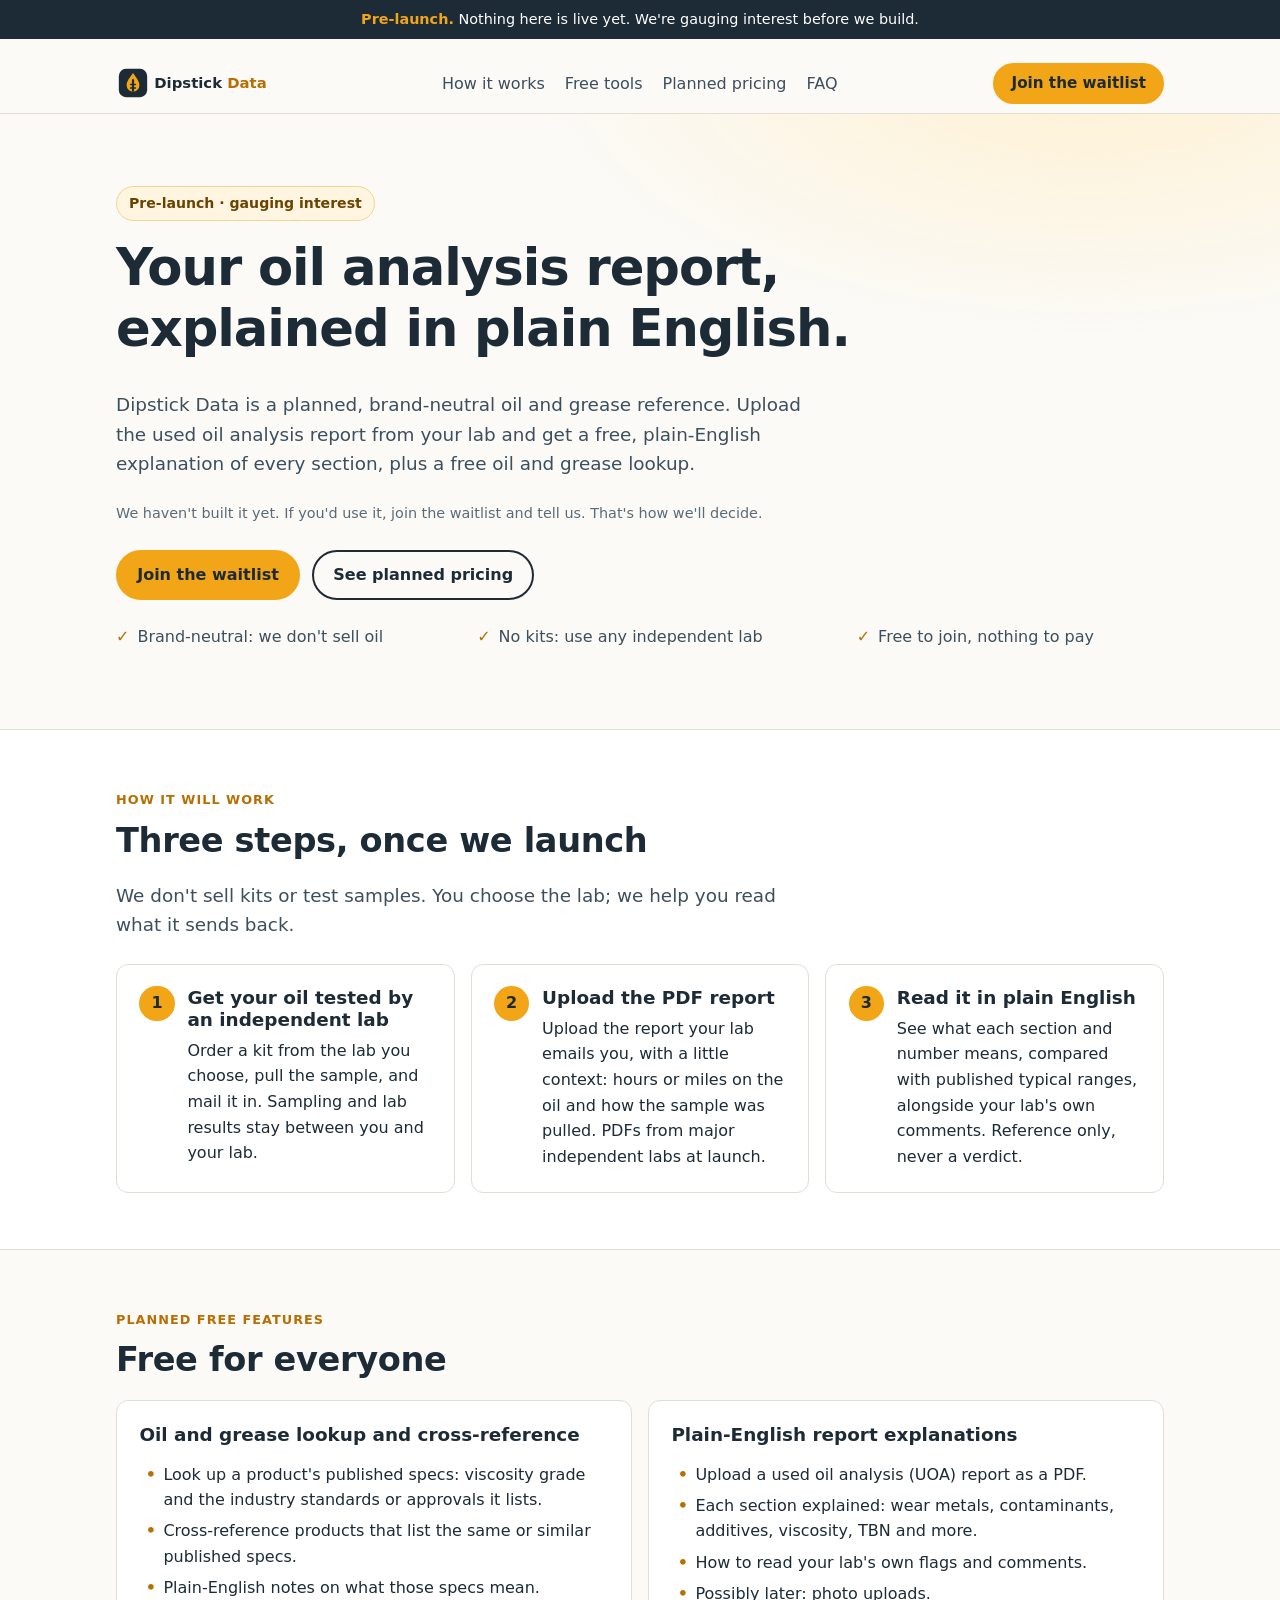
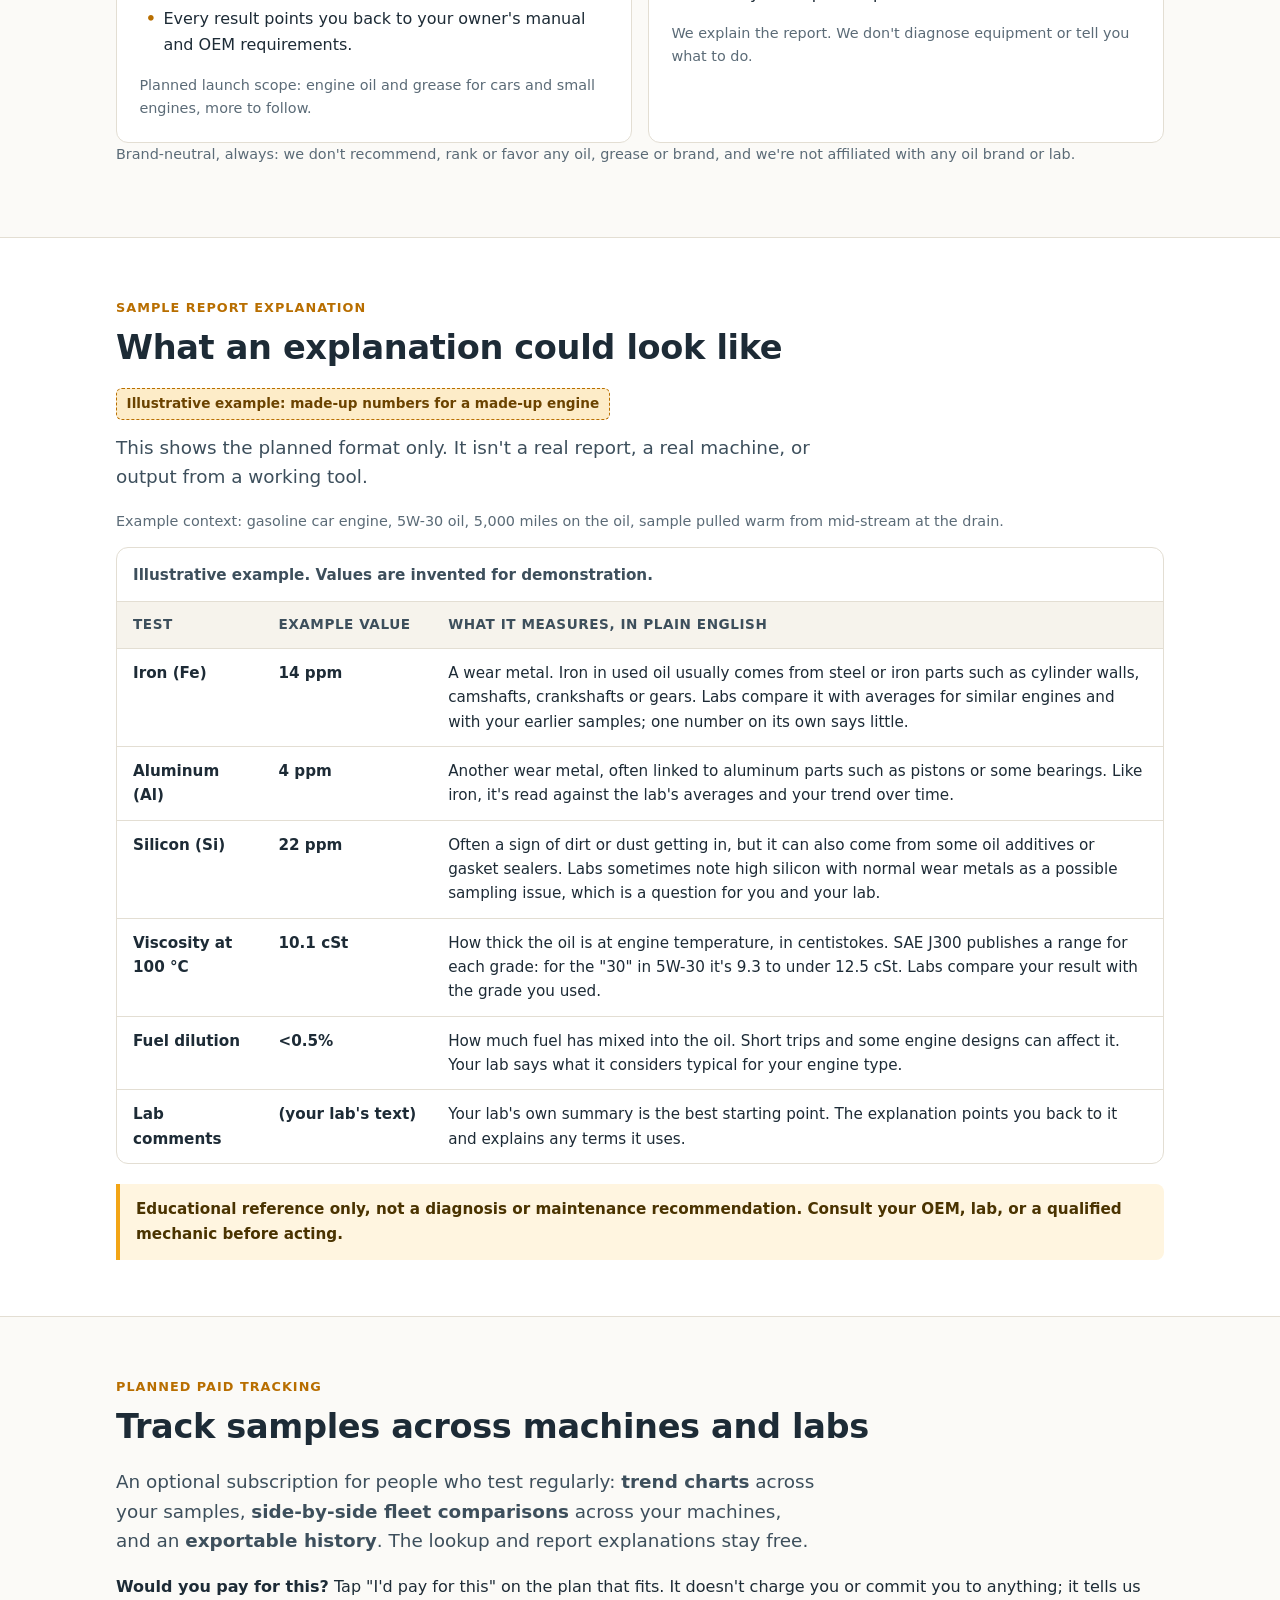
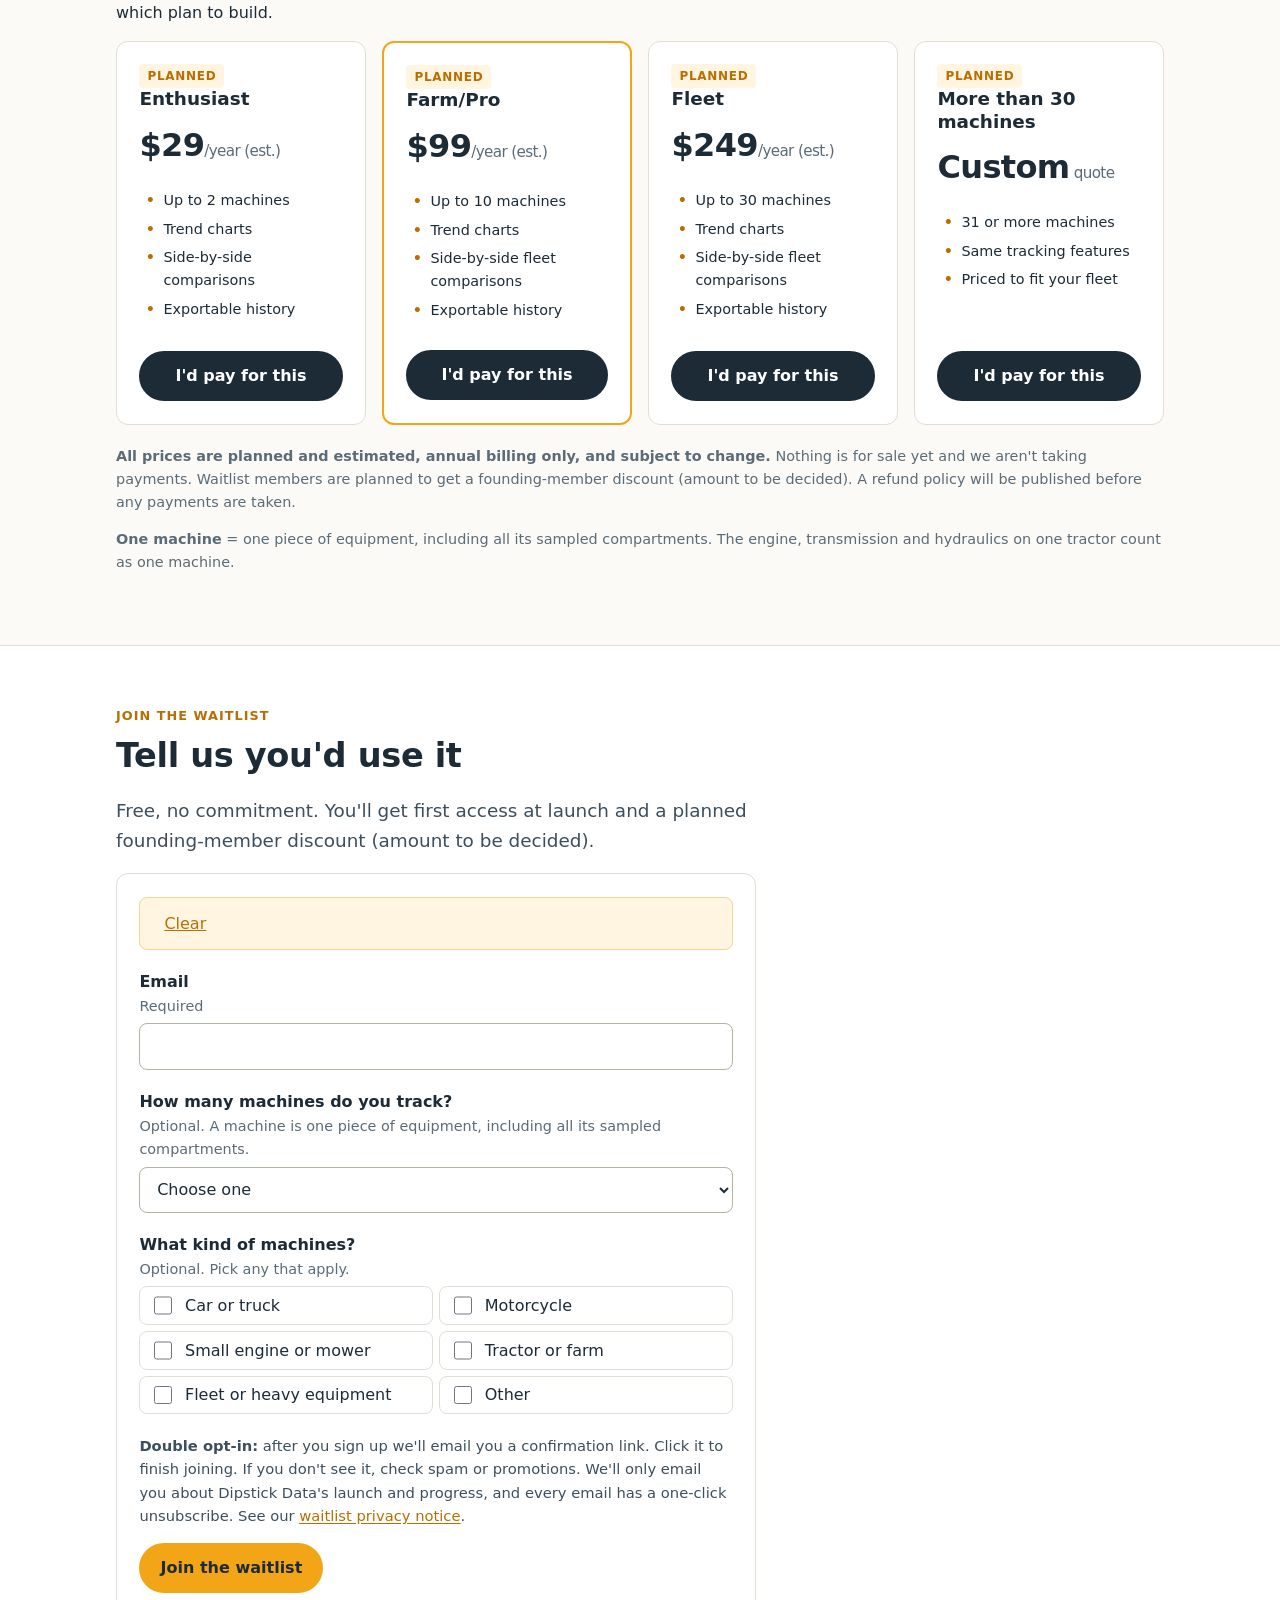
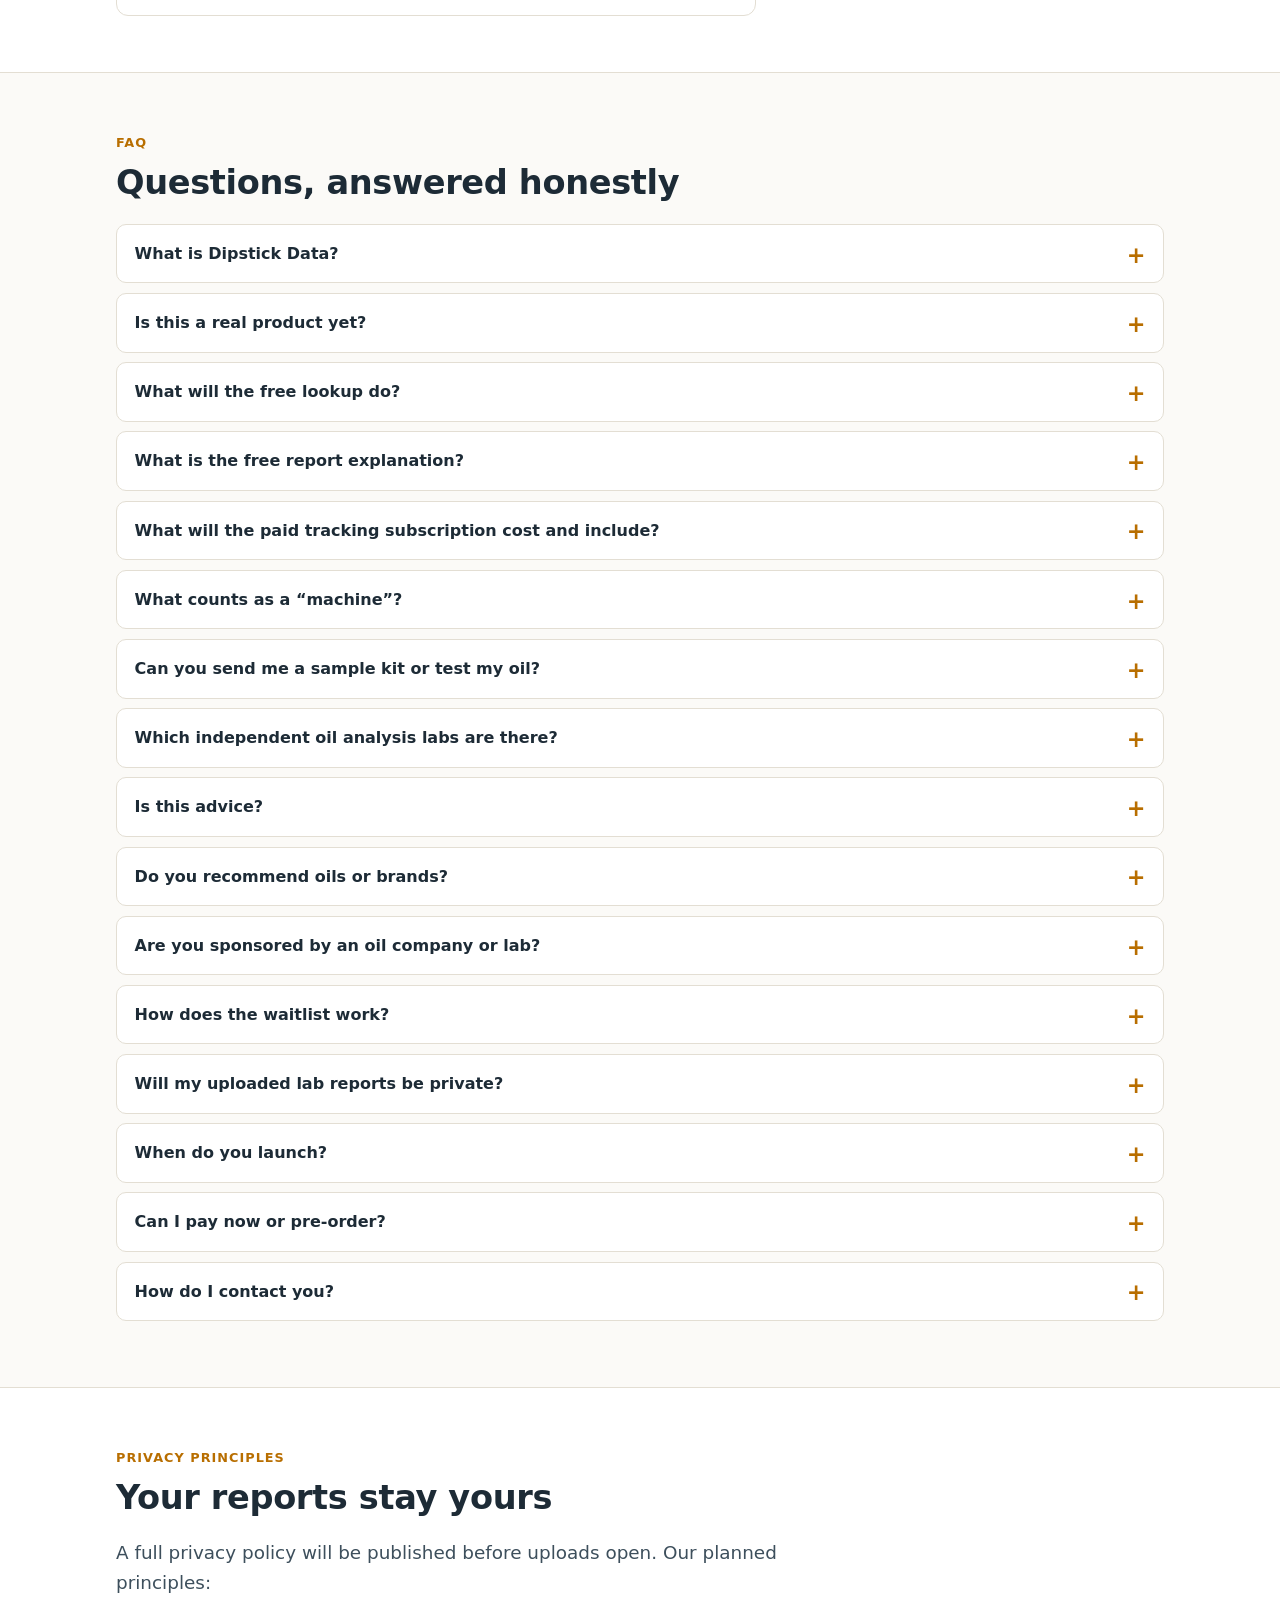
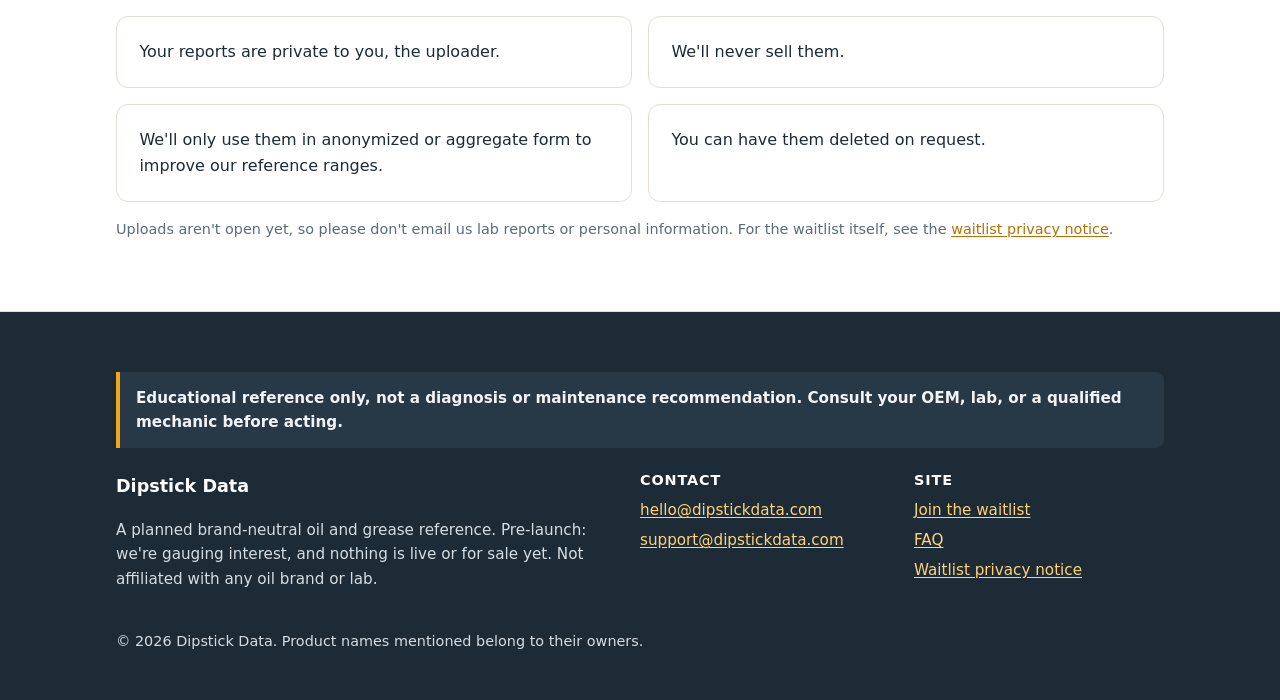
<file: index.html>
<!doctype html>
<html lang="en">
<head>
<meta charset="utf-8">
<meta name="viewport" content="width=device-width, initial-scale=1">
<title>Dipstick Data | Oil analysis reports in plain English</title>
<meta name="description" content="Pre-launch: a planned brand-neutral oil and grease lookup, plus free plain-English explanations of your used oil analysis reports. Join the waitlist.">
<link rel="canonical" href="https://dipstickdata.com/">
<meta name="robots" content="index, follow">
<meta name="theme-color" content="#1d2b36">
<meta http-equiv="Content-Security-Policy" content="default-src 'self'; script-src 'self' https://gc.zgo.at https://plausible.io https://static.cloudflareinsights.com; connect-src 'self' https://app.kit.com https://assets.mailerlite.com https://formspree.io https://docs.google.com https://*.goatcounter.com https://plausible.io https://cloudflareinsights.com; img-src 'self' data: https://*.goatcounter.com; style-src 'self'; form-action 'self' https://app.kit.com https://assets.mailerlite.com https://formspree.io https://docs.google.com; base-uri 'self'; object-src 'none'">
<meta name="referrer" content="strict-origin-when-cross-origin">
<link rel="icon" href="/assets/img/favicon.svg" type="image/svg+xml">
<link rel="apple-touch-icon" href="/assets/img/apple-touch-icon.png">
<link rel="stylesheet" href="/assets/css/styles.css">
<meta property="og:type" content="website">
<meta property="og:site_name" content="Dipstick Data">
<meta property="og:title" content="Dipstick Data: oil analysis reports in plain English (pre-launch)">
<meta property="og:description" content="A planned brand-neutral oil and grease lookup and free plain-English explanations of used oil analysis reports. We're gauging interest. Join the waitlist.">
<meta property="og:url" content="https://dipstickdata.com/">
<meta property="og:image" content="https://dipstickdata.com/assets/img/og-image.png">
<meta property="og:image:width" content="1200">
<meta property="og:image:height" content="630">
<meta property="og:image:alt" content="Dipstick Data: your oil analysis report, explained in plain English. Pre-launch.">
<meta name="twitter:card" content="summary_large_image">
<meta name="twitter:title" content="Dipstick Data: oil analysis reports in plain English (pre-launch)">
<meta name="twitter:description" content="A planned brand-neutral oil and grease lookup and free plain-English explanations of used oil analysis reports. Join the waitlist.">
<meta name="twitter:image" content="https://dipstickdata.com/assets/img/og-image.png">
<link rel="alternate" type="text/plain" href="/llms.txt" title="llms.txt">
<script type="application/ld+json">
{
 "@context": "https://schema.org",
 "@type": "Organization",
 "@id": "https://dipstickdata.com/#org",
 "name": "Dipstick Data",
 "url": "https://dipstickdata.com/",
 "logo": "https://dipstickdata.com/assets/img/apple-touch-icon.png",
 "description": "A planned brand-neutral oil and grease lookup and cross-reference tool with free plain-English explanations of used oil analysis reports. Pre-launch.",
 "email": "hello@dipstickdata.com",
 "contactPoint": [
  {
   "@type": "ContactPoint",
   "contactType": "customer support",
   "email": "support@dipstickdata.com",
   "availableLanguage": "en"
  },
  {
   "@type": "ContactPoint",
   "contactType": "general inquiries",
   "email": "hello@dipstickdata.com",
   "availableLanguage": "en"
  }
 ]
}
</script>
<script type="application/ld+json">
{
 "@context": "https://schema.org",
 "@type": "FAQPage",
 "url": "https://dipstickdata.com/#faq",
 "mainEntity": [
  {
   "@type": "Question",
   "name": "What is Dipstick Data?",
   "acceptedAnswer": {
    "@type": "Answer",
    "text": "Dipstick Data is a planned online lubricant reference that makes oil and grease information easier to understand, in plain English and without brand bias. We haven't launched yet: we're running a short pre-launch test to see whether enough people want this before we build it. Planned tools (not live yet): a free oil and grease lookup and cross-reference tool, free plain-English explanations of used oil analysis lab reports you upload, and a paid tracking subscription for spotting trends across samples and machines. We're brand-neutral: we don't sell oil, don't take money from oil brands to recommend their products, and don't sell or handle oil samples or lab kits."
   }
  },
  {
   "@type": "Question",
   "name": "Is this a real product yet?",
   "acceptedAnswer": {
    "@type": "Answer",
    "text": "Not yet. We're pre-launch and gauging interest before we build. Waitlist sign-ups help us decide."
   }
  },
  {
   "@type": "Question",
   "name": "What will the free lookup do?",
   "acceptedAnswer": {
    "@type": "Answer",
    "text": "The free lookup is planned as a reference and cross-reference tool. At launch it's planned to cover engine oil and grease for cars and small engines, with more to follow. You'll be able to look up a product's published specs, cross-reference products that list the same or similar specs, and read plain-English notes on what those specs mean. It will be free. It reports what manufacturers publish and doesn't tell you which product to use, so always check your owner's manual or OEM requirements first."
   }
  },
  {
   "@type": "Question",
   "name": "What is the free report explanation?",
   "acceptedAnswer": {
    "@type": "Answer",
    "text": "If you've had a used oil analysis done by a lab, you'll be able to upload your report and get a plain-English explanation of what each section and number means, such as what wear metals are, what viscosity or TBN measure, and how to read the lab's own flags and comments. At launch: PDF uploads, supporting report formats from major independent labs. Possibly later: photo uploads. It's an educational reference only. We explain the report but don't diagnose your equipment or tell you what to do. Your lab's comments, your OEM, and a qualified mechanic are the right sources for decisions."
   }
  },
  {
   "@type": "Question",
   "name": "What will the paid tracking subscription cost and include?",
   "acceptedAnswer": {
    "@type": "Answer",
    "text": "The optional paid subscription is planned to include trend charts across your samples, side-by-side fleet comparisons across your machines, and an exportable history record. Planned/estimated pricing, subject to change, billed annually: Enthusiast $29/year (up to 2 machines), Farm/Pro $99/year (up to 10 machines), Fleet $249/year (up to 30 machines); more than 30 machines is a custom quote. There's no separate free trial. Waitlist members are planned to get a founding-member discount (amount still to be decided). Nothing is for sale yet and we aren't taking payments. Our refund policy will be published before any payments are taken."
   }
  },
  {
   "@type": "Question",
   "name": "What counts as a “machine”?",
   "acceptedAnswer": {
    "@type": "Answer",
    "text": "One piece of equipment, including all of its sampled compartments. For example, the engine, transmission, and hydraulics on the same tractor count as one machine."
   }
  },
  {
   "@type": "Question",
   "name": "Can you send me a sample kit or test my oil?",
   "acceptedAnswer": {
    "@type": "Answer",
    "text": "No, and that's on purpose. Dipstick Data doesn't take, sell, or handle oil samples or lab kits. We're a reference service, not a lab, and staying out of sampling keeps us independent and brand-neutral. If you'd like your oil tested, order a kit directly from an independent lab. Getting a good sample and accurate lab results are up to you and your lab. A free How to pull a good sample guide is coming at launch."
   }
  },
  {
   "@type": "Question",
   "name": "Which independent oil analysis labs are there?",
   "acceptedAnswer": {
    "@type": "Answer",
    "text": "Some independent used oil analysis labs in the US and Canada that work with individual customers, in alphabetical order: Apex Oil Lab (Grand Rapids, Michigan): https://www.apexoillab.com/. Blackstone Laboratories (Fort Wayne, Indiana): https://www.blackstone-labs.com/. POLARIS Laboratories (Indianapolis, Indiana): https://polarislabs.com/. Predictive Maintenance Services (“The Oil Lab”) (Dover, Ohio): https://www.theoillab.com/. SPEEDiagnostix (Concord, North Carolina): https://www.speediagnostix.com/. WearCheck (WearCheck USA, Cary, North Carolina; also in Canada): https://www.wearcheck.com/. We don't endorse any lab. This list is for reference only, isn't complete, and isn't a ranking. We have no business relationship with any of these labs. To stay brand-neutral, we don't list labs owned by oil brands or equipment dealers."
   }
  },
  {
   "@type": "Question",
   "name": "Is this advice?",
   "acceptedAnswer": {
    "@type": "Answer",
    "text": "No. Everything Dipstick Data provides, including the lookup, report explanations, guides, and emails, is general educational reference information. Educational reference only, not a diagnosis or maintenance recommendation. Consult your OEM, lab, or a qualified mechanic before acting. We don't diagnose equipment, judge whether a lab result is good or bad for your machine, or recommend oil changes, products, or repairs."
   }
  },
  {
   "@type": "Question",
   "name": "Do you recommend oils or brands?",
   "acceptedAnswer": {
    "@type": "Answer",
    "text": "No. Dipstick Data is strictly brand-neutral. We don't recommend, rank, or favor any oil, grease, or brand, and we don't sell lubricants. The lookup shows published specs so you can compare. The right choice comes from your OEM's requirements and your own judgment, with help from a qualified mechanic if needed."
   }
  },
  {
   "@type": "Question",
   "name": "Are you sponsored by an oil company or lab?",
   "acceptedAnswer": {
    "@type": "Answer",
    "text": "No. We aren't affiliated with any oil brand or lab."
   }
  },
  {
   "@type": "Question",
   "name": "How does the waitlist work?",
   "acceptedAnswer": {
    "@type": "Answer",
    "text": "Enter your email in the waitlist form. We'll send a confirmation email; click the link inside to finish joining (double opt-in). If you don't see it, check your spam or promotions folder. Optional questions ask how many machines you track and what kind. You'll get first access when we launch, plus a planned founding-member discount on the paid subscription (amount to be decided). Every email has a one-click unsubscribe link. Joining is free and doesn't commit you to anything."
   }
  },
  {
   "@type": "Question",
   "name": "Will my uploaded lab reports be private?",
   "acceptedAnswer": {
    "@type": "Answer",
    "text": "Yes, that's the plan. A full privacy policy will be published before uploads open. Planned principles: your reports are private to you, the uploader; we'll never sell them; we'll only use them in anonymized or aggregate form to improve our reference ranges; and you can have them deleted on request. Uploads aren't open yet, so please don't email us lab reports or personal information in the meantime."
   }
  },
  {
   "@type": "Question",
   "name": "When do you launch?",
   "acceptedAnswer": {
    "@type": "Answer",
    "text": "We don't have a public launch date yet. Join the waitlist and we'll email you."
   }
  },
  {
   "@type": "Question",
   "name": "Can I pay now or pre-order?",
   "acceptedAnswer": {
    "@type": "Answer",
    "text": "Not yet. We aren't taking payments, and our refund policy will be published before any payments are taken."
   }
  },
  {
   "@type": "Question",
   "name": "How do I contact you?",
   "acceptedAnswer": {
    "@type": "Answer",
    "text": "Email support@dipstickdata.com for help, or hello@dipstickdata.com for anything else. We're a small team, so thanks for your patience."
   }
  }
 ]
}
</script>
<script src="/assets/js/config.js" defer></script>
<script src="/assets/js/main.js" defer></script>
</head>
<body>
<a class="skip" href="#main">Skip to content</a>
<p class="prelaunch"><strong>Pre-launch.</strong> Nothing here is live yet. We're gauging interest before we build.</p>
<header class="site-header">
  <div class="wrap">
    <a class="brand" href="/" aria-label="Dipstick Data home"><img src="/assets/img/logo.svg" alt="Dipstick Data" width="170" height="34"></a>
    <nav class="nav" aria-label="Main">
      <ul>
        <li><a href="#how">How it works</a></li>
        <li><a href="#free">Free tools</a></li>
        <li><a href="#pricing">Planned pricing</a></li>
        <li><a href="#faq">FAQ</a></li>
      </ul>
    </nav>
    <a class="btn btn-amber btn-sm" href="#waitlist">Join the waitlist</a>
  </div>
</header>

<main id="main">
  <section class="hero" aria-labelledby="hero-headline">
    <div class="wrap">
      <p class="tag">Pre-launch · gauging interest</p>
      <h1 id="hero-headline">Your oil analysis report, explained in plain English.</h1>
      <p class="lead" id="hero-sub">Dipstick Data is a planned, brand-neutral oil and grease reference. Upload the used oil analysis report from your lab and get a free, plain-English explanation of every section, plus a free oil and grease lookup.</p>
      <p class="lead small muted">We haven't built it yet. If you'd use it, join the waitlist and tell us. That's how we'll decide.</p>
      <div class="cta-row">
        <a class="btn btn-amber" href="#waitlist">Join the waitlist</a>
        <a class="btn btn-ghost" href="#pricing">See planned pricing</a>
      </div>
      <ul class="hero-points">
        <li>Brand-neutral: we don't sell oil</li>
        <li>No kits: use any independent lab</li>
        <li>Free to join, nothing to pay</li>
      </ul>
    </div>
  </section>

  <section id="how" class="alt" aria-labelledby="how-h">
    <div class="wrap">
      <span class="eyebrow">How it will work</span>
      <h2 id="how-h">Three steps, once we launch</h2>
      <p class="lead">We don't sell kits or test samples. You choose the lab; we help you read what it sends back.</p>
      <ol class="steps grid grid-3">
        <li class="card"><h3>Get your oil tested by an independent lab</h3><p>Order a kit from the lab you choose, pull the sample, and mail it in. Sampling and lab results stay between you and your lab.</p></li>
        <li class="card"><h3>Upload the PDF report</h3><p>Upload the report your lab emails you, with a little context: hours or miles on the oil and how the sample was pulled. PDFs from major independent labs at launch.</p></li>
        <li class="card"><h3>Read it in plain English</h3><p>See what each section and number means, compared with published typical ranges, alongside your lab's own comments. Reference only, never a verdict.</p></li>
      </ol>
    </div>
  </section>

  <section id="free" aria-labelledby="free-h">
    <div class="wrap">
      <span class="eyebrow">Planned free features</span>
      <h2 id="free-h">Free for everyone</h2>
      <div class="grid grid-2">
        <article class="card">
          <h3>Oil and grease lookup and cross-reference</h3>
          <ul class="ticks">
            <li>Look up a product's published specs: viscosity grade and the industry standards or approvals it lists.</li>
            <li>Cross-reference products that list the same or similar published specs.</li>
            <li>Plain-English notes on what those specs mean.</li>
            <li>Every result points you back to your owner's manual and OEM requirements.</li>
          </ul>
          <p class="small muted">Planned launch scope: engine oil and grease for cars and small engines, more to follow.</p>
        </article>
        <article class="card">
          <h3>Plain-English report explanations</h3>
          <ul class="ticks">
            <li>Upload a used oil analysis (UOA) report as a PDF.</li>
            <li>Each section explained: wear metals, contaminants, additives, viscosity, TBN and more.</li>
            <li>How to read your lab's own flags and comments.</li>
            <li>Possibly later: photo uploads.</li>
          </ul>
          <p class="small muted">We explain the report. We don't diagnose equipment or tell you what to do.</p>
        </article>
      </div>
      <p class="muted small">Brand-neutral, always: we don't recommend, rank or favor any oil, grease or brand, and we're not affiliated with any oil brand or lab.</p>
    </div>
  </section>

  <section id="example" class="alt" aria-labelledby="example-h">
    <div class="wrap">
      <span class="eyebrow">Sample report explanation</span>
      <h2 id="example-h">What an explanation could look like</h2>
      <p class="example-label">Illustrative example: made-up numbers for a made-up engine</p>
      <p class="lead">This shows the planned format only. It isn't a real report, a real machine, or output from a working tool.</p>
      <p class="small muted">Example context: gasoline car engine, 5W-30 oil, 5,000 miles on the oil, sample pulled warm from mid-stream at the drain.</p>
      <div class="table-wrap">
        <table>
          <caption>Illustrative example. Values are invented for demonstration.</caption>
          <thead><tr><th scope="col">Test</th><th scope="col">Example value</th><th scope="col">What it measures, in plain English</th></tr></thead>
          <tbody>
            <tr><th scope="row">Iron (Fe)</th><td class="num">14 ppm</td><td>A wear metal. Iron in used oil usually comes from steel or iron parts such as cylinder walls, camshafts, crankshafts or gears. Labs compare it with averages for similar engines and with your earlier samples; one number on its own says little.</td></tr>
            <tr><th scope="row">Aluminum (Al)</th><td class="num">4 ppm</td><td>Another wear metal, often linked to aluminum parts such as pistons or some bearings. Like iron, it's read against the lab's averages and your trend over time.</td></tr>
            <tr><th scope="row">Silicon (Si)</th><td class="num">22 ppm</td><td>Often a sign of dirt or dust getting in, but it can also come from some oil additives or gasket sealers. Labs sometimes note high silicon with normal wear metals as a possible sampling issue, which is a question for you and your lab.</td></tr>
            <tr><th scope="row">Viscosity at 100&nbsp;°C</th><td class="num">10.1 cSt</td><td>How thick the oil is at engine temperature, in centistokes. SAE J300 publishes a range for each grade: for the "30" in 5W-30 it's 9.3 to under 12.5 cSt. Labs compare your result with the grade you used.</td></tr>
            <tr><th scope="row">Fuel dilution</th><td class="num">&lt;0.5%</td><td>How much fuel has mixed into the oil. Short trips and some engine designs can affect it. Your lab says what it considers typical for your engine type.</td></tr>
            <tr><th scope="row">Lab comments</th><td class="num">(your lab's text)</td><td>Your lab's own summary is the best starting point. The explanation points you back to it and explains any terms it uses.</td></tr>
          </tbody>
        </table>
      </div>
      <p class="disclaimer" role="note"><strong>Educational reference only, not a diagnosis or maintenance recommendation. Consult your OEM, lab, or a qualified mechanic before acting.</strong></p>
    </div>
  </section>

  <section id="pricing" aria-labelledby="pricing-h">
    <div class="wrap">
      <span class="eyebrow">Planned paid tracking</span>
      <h2 id="pricing-h">Track samples across machines and labs</h2>
      <p class="lead">An optional subscription for people who test regularly: <strong>trend charts</strong> across your samples, <strong>side-by-side fleet comparisons</strong> across your machines, and an <strong>exportable history</strong>. The lookup and report explanations stay free.</p>
      <p><strong>Would you pay for this?</strong> Tap "I'd pay for this" on the plan that fits. It doesn't charge you or commit you to anything; it tells us which plan to build.</p>
      <div class="grid grid-4">
        <article class="card plan">
          <span class="badge">Planned</span>
          <h3>Enthusiast</h3>
          <p class="price">$29<small>/year (est.)</small></p>
          <ul class="ticks small"><li>Up to 2 machines</li><li>Trend charts</li><li>Side-by-side comparisons</li><li>Exportable history</li></ul>
          <button type="button" class="btn" data-tier="enthusiast" aria-pressed="false">I'd pay for this</button>
        </article>
        <article class="card plan featured">
          <span class="badge">Planned</span>
          <h3>Farm/Pro</h3>
          <p class="price">$99<small>/year (est.)</small></p>
          <ul class="ticks small"><li>Up to 10 machines</li><li>Trend charts</li><li>Side-by-side fleet comparisons</li><li>Exportable history</li></ul>
          <button type="button" class="btn" data-tier="farm_pro" aria-pressed="false">I'd pay for this</button>
        </article>
        <article class="card plan">
          <span class="badge">Planned</span>
          <h3>Fleet</h3>
          <p class="price">$249<small>/year (est.)</small></p>
          <ul class="ticks small"><li>Up to 30 machines</li><li>Trend charts</li><li>Side-by-side fleet comparisons</li><li>Exportable history</li></ul>
          <button type="button" class="btn" data-tier="fleet" aria-pressed="false">I'd pay for this</button>
        </article>
        <article class="card plan">
          <span class="badge">Planned</span>
          <h3>More than 30 machines</h3>
          <p class="price">Custom<small> quote</small></p>
          <ul class="ticks small"><li>31 or more machines</li><li>Same tracking features</li><li>Priced to fit your fleet</li></ul>
          <button type="button" class="btn" data-tier="custom" aria-pressed="false">I'd pay for this</button>
        </article>
      </div>
      <div class="pricing-notes small muted">
        <p><strong>All prices are planned and estimated, annual billing only, and subject to change.</strong> Nothing is for sale yet and we aren't taking payments. Waitlist members are planned to get a founding-member discount (amount to be decided). A refund policy will be published before any payments are taken.</p>
        <p><strong>One machine</strong> = one piece of equipment, including all its sampled compartments. The engine, transmission and hydraulics on one tractor count as one machine.</p>
      </div>
    </div>
  </section>

  <section id="waitlist" class="alt" aria-labelledby="waitlist-h">
    <div class="wrap">
      <span class="eyebrow">Join the waitlist</span>
      <h2 id="waitlist-h">Tell us you'd use it</h2>
      <p class="lead">Free, no commitment. You'll get first access at launch and a planned founding-member discount (amount to be decided).</p>
      <form id="waitlist-form" class="card form-card" novalidate>
        <div id="tier-note" class="tier-note" hidden>
          <span id="tier-note-text"></span>
          <button type="button" id="tier-clear">Clear</button>
        </div>
        <div class="field">
          <label for="email">Email <span class="hint">Required</span></label>
          <input type="email" id="email" name="email" autocomplete="email" required inputmode="email" aria-describedby="optin-text">
        </div>
        <div class="field">
          <label for="machines">How many machines do you track? <span class="hint">Optional. A machine is one piece of equipment, including all its sampled compartments.</span></label>
          <select id="machines" name="machines">
            <option value="">Choose one</option>
            <option value="1">1</option>
            <option value="2-4">2–4</option>
            <option value="5-10">5–10</option>
            <option value="11-30">11–30</option>
            <option value="30+">30+</option>
          </select>
        </div>
        <fieldset>
          <legend>What kind of machines? <span class="hint">Optional. Pick any that apply.</span></legend>
          <div class="checks">
            <label class="check"><input type="checkbox" name="machine_type[]" value="car_truck"> Car or truck</label>
            <label class="check"><input type="checkbox" name="machine_type[]" value="motorcycle"> Motorcycle</label>
            <label class="check"><input type="checkbox" name="machine_type[]" value="small_engine_mower"> Small engine or mower</label>
            <label class="check"><input type="checkbox" name="machine_type[]" value="tractor_farm"> Tractor or farm</label>
            <label class="check"><input type="checkbox" name="machine_type[]" value="fleet_heavy"> Fleet or heavy equipment</label>
            <label class="check"><input type="checkbox" name="machine_type[]" value="other"> Other</label>
          </div>
        </fieldset>
        <input type="hidden" id="tier" name="tier" value="">
        <input type="hidden" id="variant" name="variant" value="">
        <input type="hidden" id="source" name="source" value="">
        <div class="hp" aria-hidden="true"><label for="website">Leave this empty</label><input type="text" id="website" name="website" tabindex="-1" autocomplete="off"></div>
        <p class="optin" id="optin-text"><strong>Double opt-in:</strong> after you sign up we'll email you a confirmation link. Click it to finish joining. If you don't see it, check spam or promotions. We'll only email you about Dipstick Data's launch and progress, and every email has a one-click unsubscribe. See our <a href="/privacy.html">waitlist privacy notice</a>.</p>
        <button type="submit" class="btn btn-amber">Join the waitlist</button>
        <div id="form-status" class="form-status" role="status" aria-live="polite" tabindex="-1"></div>
      </form>
    </div>
  </section>

  <section id="faq" class="faq" aria-labelledby="faq-h">
    <div class="wrap">
      <span class="eyebrow">FAQ</span>
      <h2 id="faq-h">Questions, answered honestly</h2>
      <details>
        <summary>What is Dipstick Data?</summary>
        <div class="answer"><p>Dipstick Data is a planned online lubricant reference. We want to make oil and grease information easier to understand, in plain English and without any brand bias.</p><p><strong>To be upfront: we haven't launched yet.</strong> We're running a short pre-launch test to see whether enough people want this before we build it. These tools are planned and aren't live yet:</p><ul><li>A free oil and grease lookup and cross-reference tool, so you can look up specs and compare products.</li><li>Free plain-English explanations of used oil analysis lab reports that you upload.</li><li>A paid tracking subscription for spotting trends across samples and machines.</li></ul><p>We're brand-neutral. We don't sell oil, we don't take money from oil brands to recommend their products, and we don't sell or handle oil samples or lab kits.</p></div>
      </details>
      <details>
        <summary>Is this a real product yet?</summary>
        <div class="answer"><p>Not yet, and we want to be honest about that. We're pre-launch and gauging interest before we build. Waitlist sign-ups help us decide.</p></div>
      </details>
      <details>
        <summary>What will the free lookup do?</summary>
        <div class="answer"><p>The free lookup is planned as a reference and cross-reference tool. At launch it's planned to cover <strong>engine oil and grease for cars and small engines, with more to follow</strong>. You'll be able to:</p><ul><li>Look up a product's published specs (for example, viscosity grade and the industry standards or approvals it lists).</li><li>Cross-reference products that list the same or similar specs.</li><li>Read plain-English notes on what those specs mean.</li></ul><p>It'll be free to use. The lookup reports what manufacturers publish. It doesn't tell you which product to use, so always check your owner's manual or OEM requirements first.</p></div>
      </details>
      <details>
        <summary>What is the free report explanation?</summary>
        <div class="answer"><p>If you've had a used oil analysis done by a lab, you'll be able to upload your report and get a plain-English explanation of what each section and number means. For example, what wear metals are, what “viscosity” or “TBN” measure, and how to read the lab's own flags and comments.</p><ul><li><strong>At launch:</strong> PDF uploads, supporting report formats from major independent labs.</li><li><strong>Possibly later:</strong> photo uploads.</li></ul><p>It's an educational reference only. We explain the report, but we don't diagnose your equipment or tell you what to do. Your lab's comments, your OEM, and a qualified mechanic are the right sources for decisions.</p></div>
      </details>
      <details>
        <summary>What will the paid tracking subscription cost and include?</summary>
        <div class="answer"><p>The optional paid subscription is planned to include trend charts across your samples, side-by-side fleet comparisons across your machines, and an exportable history record.</p><p><strong>Planned/estimated pricing, subject to change, billed annually:</strong> Enthusiast $29/year (up to 2 machines), Farm/Pro $99/year (up to 10 machines), Fleet $249/year (up to 30 machines). More than 30 machines: custom quote.</p><p>There's no separate free trial; the free lookup and free report explanations are the best way to try us out. Waitlist members are planned to get a founding-member discount (amount still to be decided). Nothing is for sale yet and we aren't taking payments. Our refund policy will be published before any payments are taken.</p></div>
      </details>
      <details>
        <summary>What counts as a “machine”?</summary>
        <div class="answer"><p>One piece of equipment, including all of its sampled compartments. For example, the engine, transmission, and hydraulics on the same tractor count as one machine.</p></div>
      </details>
      <details>
        <summary>Can you send me a sample kit or test my oil?</summary>
        <div class="answer"><p>No, and that's on purpose. Dipstick Data doesn't take, sell, or handle oil samples or lab kits. We're a reference service, not a lab, and staying out of sampling keeps us independent and brand-neutral.</p><p>If you'd like your oil tested, you can order a kit directly from an independent lab (see the next question). Getting a good sample and accurate lab results are up to you and your lab. A free “How to pull a good sample” guide is coming at launch.</p></div>
      </details>
      <details>
        <summary>Which independent oil analysis labs are there?</summary>
        <div class="answer"><p>Here are some independent used oil analysis labs in the US and Canada that work with individual customers, in alphabetical order:</p><ul><li><a href="https://www.apexoillab.com/" rel="noopener nofollow">Apex Oil Lab</a> (Grand Rapids, Michigan)</li><li><a href="https://www.blackstone-labs.com/" rel="noopener nofollow">Blackstone Laboratories</a> (Fort Wayne, Indiana)</li><li><a href="https://polarislabs.com/" rel="noopener nofollow">POLARIS Laboratories</a> (Indianapolis, Indiana)</li><li><a href="https://www.theoillab.com/" rel="noopener nofollow">Predictive Maintenance Services (“The Oil Lab”)</a> (Dover, Ohio)</li><li><a href="https://www.speediagnostix.com/" rel="noopener nofollow">SPEEDiagnostix</a> (Concord, North Carolina)</li><li><a href="https://www.wearcheck.com/" rel="noopener nofollow">WearCheck</a> (WearCheck USA, Cary, North Carolina; also in Canada)</li></ul><p><strong>We don't endorse any lab.</strong> This list is for reference only. It isn't complete, and it isn't a ranking. We have no business relationship with any of these labs. Check each lab's website for current pricing, turnaround, kits, and tests. To stay brand-neutral, we don't list labs owned by oil brands or equipment dealers.</p></div>
      </details>
      <details>
        <summary>Is this advice?</summary>
        <div class="answer"><p>No. Everything Dipstick Data provides, including the lookup, report explanations, guides, and emails, is general educational reference information.</p><p class="disclaimer">Educational reference only, not a diagnosis or maintenance recommendation. Consult your OEM, lab, or a qualified mechanic before acting.</p><p>We don't diagnose equipment, judge whether a lab result is “good” or “bad” for your machine, or recommend oil changes, products, or repairs. Always follow your OEM's requirements and your lab's guidance.</p></div>
      </details>
      <details>
        <summary>Do you recommend oils or brands?</summary>
        <div class="answer"><p>No. Dipstick Data is strictly brand-neutral. We don't recommend, rank, or favor any oil, grease, or brand, and we don't sell lubricants. The lookup shows published specs so you can compare. The right choice comes from your OEM's requirements and your own judgment, with help from a qualified mechanic if needed.</p></div>
      </details>
      <details>
        <summary>Are you sponsored by an oil company or lab?</summary>
        <div class="answer"><p>No. We aren't affiliated with any oil brand or lab.</p></div>
      </details>
      <details>
        <summary>How does the waitlist work?</summary>
        <div class="answer"><ul><li><strong>How to join:</strong> enter your email in the <a href="#waitlist">waitlist form</a>.</li><li><strong>Confirm your email:</strong> we'll send a confirmation email. Click the link inside to finish joining (this is called double opt-in). If you don't see it, check your spam or promotions folder.</li><li><strong>Optional questions:</strong> how many machines you track and what kind. Completely optional; it helps us plan.</li><li><strong>What you'll get:</strong> first access when we launch, plus a planned founding-member discount on the paid subscription (amount to be decided).</li><li><strong>Leaving:</strong> every email has a one-click unsubscribe link.</li></ul><p>Joining is free and doesn't commit you to anything. It's also the best way to tell us you'd like Dipstick Data to exist.</p></div>
      </details>
      <details>
        <summary>Will my uploaded lab reports be private?</summary>
        <div class="answer"><p>Yes, that's the plan. A full privacy policy will be published before uploads open. Our planned principles: your reports are private to you, the uploader; we'll never sell them; we'll only use them in anonymized or aggregate form to improve our reference ranges; and you can have them deleted on request.</p><p>Uploads aren't open yet, so please don't email us lab reports or personal information in the meantime.</p></div>
      </details>
      <details>
        <summary>When do you launch?</summary>
        <div class="answer"><p>We don't have a public launch date yet. <a href="#waitlist">Join the waitlist</a> and we'll email you.</p></div>
      </details>
      <details>
        <summary>Can I pay now or pre-order?</summary>
        <div class="answer"><p>Not yet. We aren't taking payments, and our refund policy will be published before any payments are taken.</p></div>
      </details>
      <details>
        <summary>How do I contact you?</summary>
        <div class="answer"><p>Email <a href="mailto:support@dipstickdata.com">support@dipstickdata.com</a> for help, or <a href="mailto:hello@dipstickdata.com">hello@dipstickdata.com</a> for anything else. We're a small team, so thanks for your patience.</p></div>
      </details>
    </div>
  </section>

  <section id="privacy" class="alt" aria-labelledby="privacy-h">
    <div class="wrap">
      <span class="eyebrow">Privacy principles</span>
      <h2 id="privacy-h">Your reports stay yours</h2>
      <p class="lead">A full privacy policy will be published before uploads open. Our planned principles:</p>
      <ul class="grid grid-2 plain">
        <li class="card">Your reports are private to you, the uploader.</li>
        <li class="card">We'll never sell them.</li>
        <li class="card">We'll only use them in anonymized or aggregate form to improve our reference ranges.</li>
        <li class="card">You can have them deleted on request.</li>
      </ul>
      <p class="small muted">Uploads aren't open yet, so please don't email us lab reports or personal information. For the waitlist itself, see the <a href="/privacy.html">waitlist privacy notice</a>.</p>
    </div>
  </section>
</main>

<footer class="site-footer">
  <div class="wrap">
    <p class="disclaimer" role="note"><strong>Educational reference only, not a diagnosis or maintenance recommendation. Consult your OEM, lab, or a qualified mechanic before acting.</strong></p>
    <div class="footer-grid">
      <div>
        <p class="footer-brand">Dipstick Data</p>
        <p>A planned brand-neutral oil and grease reference. Pre-launch: we're gauging interest, and nothing is live or for sale yet. Not affiliated with any oil brand or lab.</p>
      </div>
      <div>
        <h2 class="footer-h">Contact</h2>
        <ul>
          <li><a href="mailto:hello@dipstickdata.com">hello@dipstickdata.com</a></li>
          <li><a href="mailto:support@dipstickdata.com">support@dipstickdata.com</a></li>
        </ul>
      </div>
      <div>
        <h2 class="footer-h">Site</h2>
        <ul>
          <li><a href="/#waitlist">Join the waitlist</a></li>
          <li><a href="/#faq">FAQ</a></li>
          <li><a href="/privacy.html">Waitlist privacy notice</a></li>
        </ul>
      </div>
    </div>
    <p class="small footer-copy">© 2026 Dipstick Data. Product names mentioned belong to their owners.</p>
  </div>
</footer>

</body>
</html>
</file>
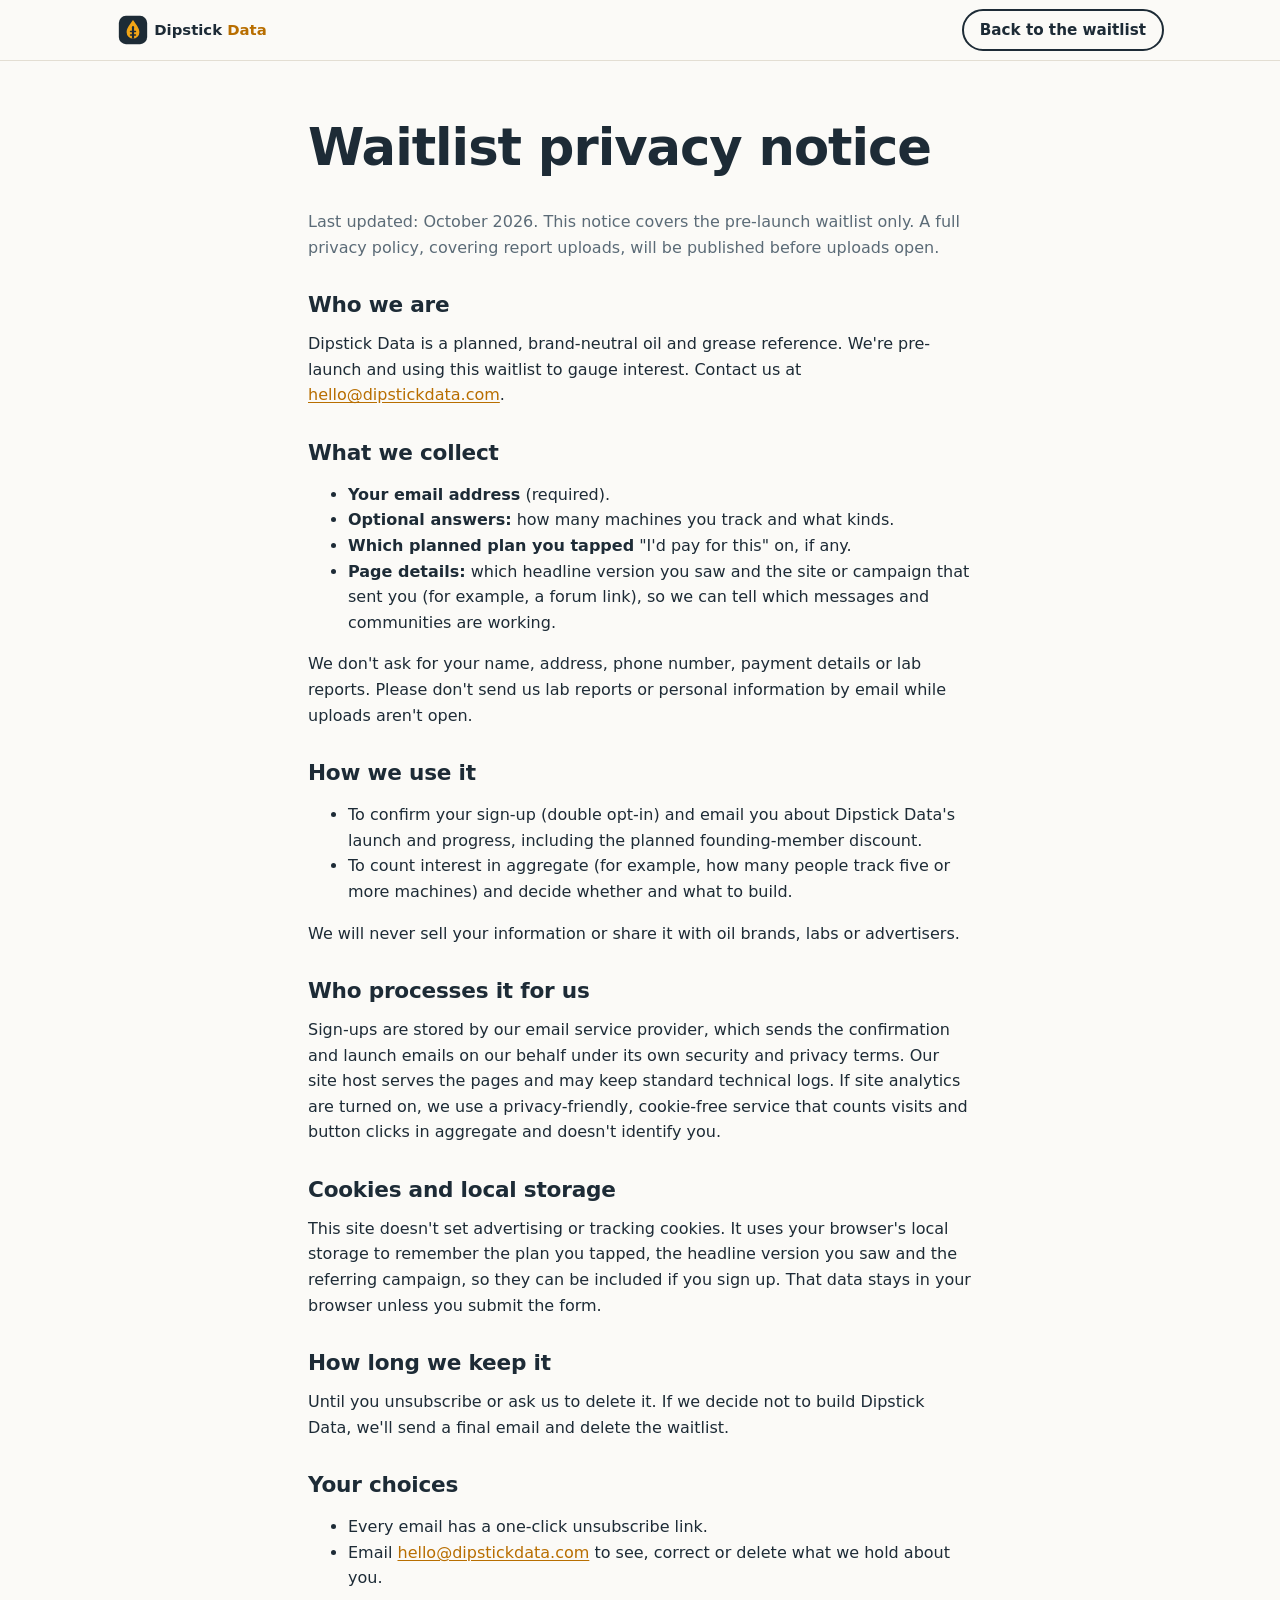
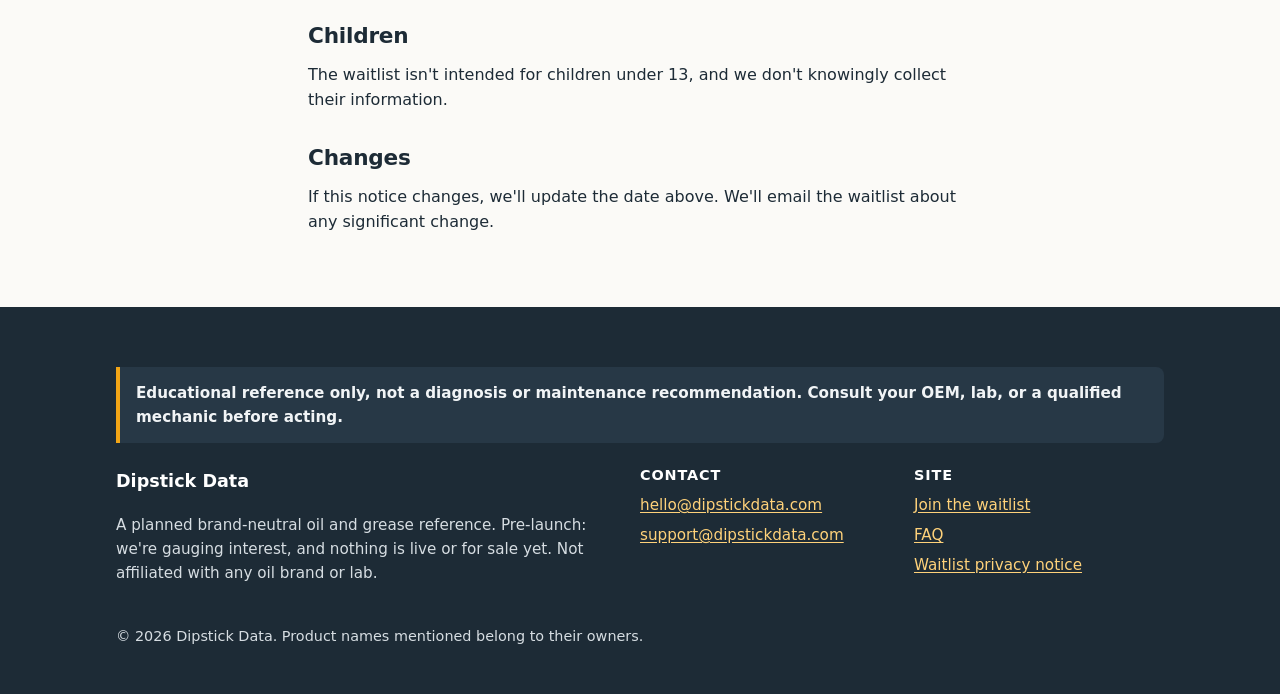
<file: privacy.html>
<!doctype html>
<html lang="en">
<head>
<meta charset="utf-8">
<meta name="viewport" content="width=device-width, initial-scale=1">
<meta http-equiv="Content-Security-Policy" content="default-src 'self'; img-src 'self' data:; style-src 'self'; base-uri 'self'; object-src 'none'">
<meta name="theme-color" content="#1d2b36">
<link rel="icon" href="/assets/img/favicon.svg" type="image/svg+xml">
<link rel="stylesheet" href="/assets/css/styles.css">
<title>Waitlist privacy notice | Dipstick Data</title>
<meta name="description" content="How Dipstick Data handles the information you give when you join the pre-launch waitlist.">
<link rel="canonical" href="https://dipstickdata.com/privacy.html">
<meta property="og:title" content="Waitlist privacy notice | Dipstick Data">
<meta property="og:url" content="https://dipstickdata.com/privacy.html">
<meta property="og:image" content="https://dipstickdata.com/assets/img/og-image.png">
</head>
<body>
<a class="skip" href="#main">Skip to content</a>
<header class="site-header"><div class="wrap"><a class="brand" href="/" aria-label="Dipstick Data home"><img src="/assets/img/logo.svg" alt="Dipstick Data" width="170" height="34"></a><a class="btn btn-ghost btn-sm" href="/#waitlist">Back to the waitlist</a></div></header>
<main id="main">
<section><div class="wrap prose">
<h1>Waitlist privacy notice</h1>
<p class="muted">Last updated: October 2026. This notice covers the pre-launch waitlist only. A full privacy policy, covering report uploads, will be published before uploads open.</p>

<h2>Who we are</h2>
<p>Dipstick Data is a planned, brand-neutral oil and grease reference. We're pre-launch and using this waitlist to gauge interest. Contact us at <a href="mailto:hello@dipstickdata.com">hello@dipstickdata.com</a>.</p>

<h2>What we collect</h2>
<ul>
<li><strong>Your email address</strong> (required).</li>
<li><strong>Optional answers:</strong> how many machines you track and what kinds.</li>
<li><strong>Which planned plan you tapped</strong> "I'd pay for this" on, if any.</li>
<li><strong>Page details:</strong> which headline version you saw and the site or campaign that sent you (for example, a forum link), so we can tell which messages and communities are working.</li>
</ul>
<p>We don't ask for your name, address, phone number, payment details or lab reports. Please don't send us lab reports or personal information by email while uploads aren't open.</p>

<h2>How we use it</h2>
<ul>
<li>To confirm your sign-up (double opt-in) and email you about Dipstick Data's launch and progress, including the planned founding-member discount.</li>
<li>To count interest in aggregate (for example, how many people track five or more machines) and decide whether and what to build.</li>
</ul>
<p>We will never sell your information or share it with oil brands, labs or advertisers.</p>

<h2>Who processes it for us</h2>
<p>Sign-ups are stored by our email service provider, which sends the confirmation and launch emails on our behalf under its own security and privacy terms. Our site host serves the pages and may keep standard technical logs. If site analytics are turned on, we use a privacy-friendly, cookie-free service that counts visits and button clicks in aggregate and doesn't identify you.</p>

<h2>Cookies and local storage</h2>
<p>This site doesn't set advertising or tracking cookies. It uses your browser's local storage to remember the plan you tapped, the headline version you saw and the referring campaign, so they can be included if you sign up. That data stays in your browser unless you submit the form.</p>

<h2>How long we keep it</h2>
<p>Until you unsubscribe or ask us to delete it. If we decide not to build Dipstick Data, we'll send a final email and delete the waitlist.</p>

<h2>Your choices</h2>
<ul>
<li>Every email has a one-click unsubscribe link.</li>
<li>Email <a href="mailto:hello@dipstickdata.com">hello@dipstickdata.com</a> to see, correct or delete what we hold about you.</li>
</ul>

<h2>Children</h2>
<p>The waitlist isn't intended for children under 13, and we don't knowingly collect their information.</p>

<h2>Changes</h2>
<p>If this notice changes, we'll update the date above. We'll email the waitlist about any significant change.</p>
</div></section>
</main>
<footer class="site-footer">
  <div class="wrap">
    <p class="disclaimer" role="note"><strong>Educational reference only, not a diagnosis or maintenance recommendation. Consult your OEM, lab, or a qualified mechanic before acting.</strong></p>
    <div class="footer-grid">
      <div>
        <p class="footer-brand">Dipstick Data</p>
        <p>A planned brand-neutral oil and grease reference. Pre-launch: we're gauging interest, and nothing is live or for sale yet. Not affiliated with any oil brand or lab.</p>
      </div>
      <div>
        <h2 class="footer-h">Contact</h2>
        <ul>
          <li><a href="mailto:hello@dipstickdata.com">hello@dipstickdata.com</a></li>
          <li><a href="mailto:support@dipstickdata.com">support@dipstickdata.com</a></li>
        </ul>
      </div>
      <div>
        <h2 class="footer-h">Site</h2>
        <ul>
          <li><a href="/#waitlist">Join the waitlist</a></li>
          <li><a href="/#faq">FAQ</a></li>
          <li><a href="/privacy.html">Waitlist privacy notice</a></li>
        </ul>
      </div>
    </div>
    <p class="small footer-copy">© 2026 Dipstick Data. Product names mentioned belong to their owners.</p>
  </div>
</footer>

</body>
</html>
</file>
<file: assets/css/styles.css>
:root{
  --ink:#1d2b36;--ink-2:#3d4f5c;--muted:#5b6b77;--bg:#fbfaf7;--card:#fff;--line:#e3ded3;
  --amber:#f2a516;--amber-d:#b86e00;--amber-bg:#fff5e0;--ok:#1f7a3f;--ok-bg:#e8f5ec;--err:#a32020;--err-bg:#fdecec;
  --radius:12px;--max:68rem;--focus:0 0 0 3px #1d2b36,0 0 0 6px #f2a516;
}
*,*::before,*::after{box-sizing:border-box}
html{-webkit-text-size-adjust:100%;scroll-padding-top:4.5rem}
body{margin:0;font:1rem/1.6 system-ui,-apple-system,"Segoe UI",Roboto,Helvetica,Arial,sans-serif;color:var(--ink);background:var(--bg)}
img,svg{max-width:100%;height:auto}
a{color:var(--amber-d);text-underline-offset:2px}
a:hover{color:var(--ink)}
:focus-visible{outline:none;box-shadow:var(--focus);border-radius:4px}
h1,h2,h3{line-height:1.2;margin:0 0 .6em}
h1{font-size:clamp(2rem,6vw,3.2rem);letter-spacing:-.02em}
h2{font-size:clamp(1.5rem,4vw,2.1rem);letter-spacing:-.01em}
h3{font-size:1.15rem}
p{margin:0 0 1em}
.wrap{max-width:var(--max);margin:0 auto;padding:0 1.25rem}
.skip{position:absolute;left:-999px;top:0;background:var(--ink);color:#fff;padding:.6rem 1rem;z-index:100}
.skip:focus{left:1rem;top:1rem}
.visually-hidden{position:absolute!important;width:1px;height:1px;padding:0;margin:-1px;overflow:hidden;clip:rect(0,0,0,0);white-space:nowrap;border:0}

/* banner + header */
.prelaunch{background:var(--ink);color:#fff;font-size:.9rem;text-align:center;padding:.5rem 1rem}
.prelaunch strong{color:var(--amber)}
.site-header{position:sticky;top:0;z-index:50;background:rgba(251,250,247,.95);border-bottom:1px solid var(--line);backdrop-filter:saturate(1.2) blur(6px)}
.site-header .wrap{display:flex;align-items:center;justify-content:space-between;gap:1rem;min-height:3.75rem}
.brand{display:inline-flex;line-height:0}
.brand img{width:170px;height:34px}
.nav{display:none}
.nav ul{display:flex;gap:1.25rem;list-style:none;margin:0;padding:0}
.nav a{color:var(--ink-2);text-decoration:none;font-weight:500}
.nav a:hover{color:var(--amber-d)}
@media (min-width:52rem){.nav{display:block}}

/* buttons */
.btn{display:inline-flex;align-items:center;justify-content:center;gap:.4rem;min-height:2.9rem;padding:.65rem 1.2rem;border-radius:999px;border:2px solid var(--ink);background:var(--ink);color:#fff;font:inherit;font-weight:650;text-decoration:none;cursor:pointer;transition:background .15s,color .15s}
.btn:hover{background:#0f1a22;color:#fff}
.btn-amber{background:var(--amber);border-color:var(--amber);color:var(--ink)}
.btn-amber:hover{background:#e09400;color:var(--ink)}
.btn-ghost{background:transparent;color:var(--ink)}
.btn-ghost:hover{background:var(--ink);color:#fff}
.btn-sm{min-height:2.4rem;padding:.4rem 1rem;font-size:.95rem}
.btn[aria-pressed=true]{background:var(--amber);border-color:var(--amber-d);color:var(--ink)}
.btn[disabled]{opacity:.6;cursor:progress}

/* sections */
section{padding:3.5rem 0}
section.alt{background:#fff;border-top:1px solid var(--line);border-bottom:1px solid var(--line)}
.eyebrow{display:inline-block;font-size:.8rem;font-weight:700;letter-spacing:.08em;text-transform:uppercase;color:var(--amber-d);margin-bottom:.6rem}
.lead{font-size:1.15rem;color:var(--ink-2);max-width:44rem}
.muted{color:var(--muted)}
.small{font-size:.9rem}

/* hero */
.hero{padding:3rem 0 3.5rem;background:radial-gradient(60rem 30rem at 85% -10%,#fff1d1 0,transparent 60%),var(--bg)}
.hero .tag{display:inline-flex;gap:.5rem;align-items:center;background:var(--amber-bg);border:1px solid #f4d48f;color:#6b4300;font-weight:600;font-size:.88rem;padding:.3rem .75rem;border-radius:999px;margin-bottom:1rem}
.hero h1{max-width:22ch}
.hero .lead{margin-bottom:1.5rem}
.cta-row{display:flex;flex-wrap:wrap;gap:.75rem;margin-bottom:1rem}
.hero-points{list-style:none;padding:0;margin:1.5rem 0 0;display:grid;gap:.5rem;color:var(--ink-2)}
.hero-points li::before{content:"✓";color:var(--amber-d);font-weight:800;margin-right:.5rem}
@media (min-width:52rem){.hero{padding:4.5rem 0 5rem}.hero-points{grid-template-columns:repeat(3,auto);gap:1.5rem}}

/* grids & cards */
.grid{display:grid;gap:1rem}
@media (min-width:40rem){.grid-2{grid-template-columns:repeat(2,1fr)}}
@media (min-width:52rem){.grid-3{grid-template-columns:repeat(3,1fr)}.grid-4{grid-template-columns:repeat(4,1fr)}}
@media (min-width:40rem) and (max-width:51.99rem){.grid-4{grid-template-columns:repeat(2,1fr)}}
.card{background:var(--card);border:1px solid var(--line);border-radius:var(--radius);padding:1.4rem}
.card h3{margin-bottom:.4rem}
.card p:last-child,.card ul:last-child{margin-bottom:0}
.steps{counter-reset:s;list-style:none;padding:0;margin:1.5rem 0 0}
.steps li{position:relative;padding-left:3.4rem}
.steps li::before{counter-increment:s;content:counter(s);position:absolute;left:1.4rem;top:1.3rem;width:2.2rem;height:2.2rem;border-radius:50%;background:var(--amber);color:var(--ink);font-weight:800;display:grid;place-items:center}
.steps li.card{padding-left:4.4rem}
ul.ticks{list-style:none;padding:0}
ul.ticks li{padding-left:1.5rem;position:relative;margin-bottom:.35rem}
ul.ticks li::before{content:"•";position:absolute;left:.4rem;color:var(--amber-d);font-weight:900}

/* disclaimer */
.disclaimer{border-left:4px solid var(--amber);background:var(--amber-bg);padding:.85rem 1rem;border-radius:0 8px 8px 0;font-size:.95rem;color:#4a3300;margin:1.25rem 0 0}

/* sample report */
.example-label{display:inline-block;background:#fdecc8;color:#6b4300;border:1px dashed var(--amber-d);font-weight:700;font-size:.85rem;padding:.25rem .6rem;border-radius:6px;margin-bottom:.8rem}
.table-wrap{overflow-x:auto;border:1px solid var(--line);border-radius:var(--radius);background:#fff}
table{border-collapse:collapse;width:100%;min-width:40rem;font-size:.95rem}
caption{text-align:left;padding:.9rem 1rem;font-weight:650;color:var(--ink-2)}
th,td{text-align:left;vertical-align:top;padding:.75rem 1rem;border-top:1px solid var(--line)}
thead th{background:#f6f3ec;font-size:.85rem;text-transform:uppercase;letter-spacing:.04em;color:var(--ink-2)}
td.num{white-space:nowrap;font-variant-numeric:tabular-nums;font-weight:650}

/* pricing */
.plan{display:flex;flex-direction:column}
.plan .price{font-size:2rem;font-weight:800;letter-spacing:-.02em;margin:.2rem 0}
.plan .price small{font-size:.95rem;font-weight:500;color:var(--muted)}
.plan .badge{align-self:flex-start;font-size:.75rem;font-weight:700;text-transform:uppercase;letter-spacing:.06em;color:var(--amber-d);background:var(--amber-bg);padding:.15rem .5rem;border-radius:4px}
.plan ul{flex:1}
.plan .btn{width:100%;margin-top:.5rem}
.plan.featured{border:2px solid var(--amber)}
.pricing-notes{margin-top:1.25rem}

/* form */
.form-card{max-width:40rem}
.field{margin-bottom:1.2rem}
label,.legend{display:block;font-weight:650;margin-bottom:.35rem}
.hint{display:block;font-weight:400;font-size:.9rem;color:var(--muted)}
input[type=email],select{width:100%;min-height:2.9rem;padding:.6rem .8rem;font:inherit;color:var(--ink);background:#fff;border:1.5px solid #b9b2a3;border-radius:8px}
input[type=email]:focus,select:focus{border-color:var(--ink)}
input[aria-invalid=true]{border-color:var(--err)}
fieldset{border:0;padding:0;margin:0 0 1.2rem;min-width:0}
legend{padding:0;font-weight:650;margin-bottom:.35rem}
.checks{display:grid;gap:.4rem}
@media (min-width:36rem){.checks{grid-template-columns:repeat(2,1fr)}}
.check{display:flex;align-items:center;gap:.6rem;font-weight:400;min-height:2.4rem;padding:.25rem .6rem;border:1px solid var(--line);border-radius:8px;background:#fff;margin:0;cursor:pointer}
.check input{width:1.15rem;height:1.15rem;accent-color:var(--amber-d)}
.tier-note{display:flex;flex-wrap:wrap;align-items:center;gap:.5rem;background:var(--amber-bg);border:1px solid #f4d48f;border-radius:8px;padding:.6rem .8rem;margin-bottom:1.2rem}
.tier-note button{background:none;border:0;color:var(--amber-d);font:inherit;text-decoration:underline;cursor:pointer;padding:.2rem}
.hp{position:absolute;left:-5000px}
.form-status{margin-top:1rem;border-radius:8px}
.form-status:empty{display:none}
.form-status.ok{background:var(--ok-bg);color:var(--ok);padding:.8rem 1rem;border:1px solid #b6dcc2}
.form-status.error{background:var(--err-bg);color:var(--err);padding:.8rem 1rem;border:1px solid #f0bcbc}
.optin{font-size:.92rem;color:var(--ink-2)}

/* faq */
.faq details{background:#fff;border:1px solid var(--line);border-radius:10px;margin-bottom:.6rem}
.faq summary{cursor:pointer;padding:1rem 2.6rem 1rem 1.1rem;font-weight:650;list-style:none;position:relative}
.faq summary::-webkit-details-marker{display:none}
.faq summary::after{content:"+";position:absolute;right:1.1rem;top:.8rem;font-size:1.4rem;color:var(--amber-d)}
.faq details[open] summary::after{content:"–"}
.faq .answer{padding:0 1.1rem 1rem}
.faq .answer ul{padding-left:1.2rem}

/* footer */
.site-footer{background:var(--ink);color:#d6dde2;padding:2.5rem 0 2rem;font-size:.95rem}
.site-footer a{color:#ffd27a}
.site-footer a:hover{color:#fff}
.site-footer .disclaimer{background:#273846;color:#f1f4f6;border-left-color:var(--amber)}
.footer-grid{display:grid;gap:1.5rem;margin-top:1.5rem}
@media (min-width:52rem){.footer-grid{grid-template-columns:2fr 1fr 1fr}}
.site-footer ul{list-style:none;padding:0;margin:0}
.site-footer li{margin-bottom:.35rem}
.footer-brand{font-weight:800;color:#fff;font-size:1.1rem}

/* simple prose pages */
.prose{max-width:44rem}
.prose h2{font-size:1.35rem;margin-top:2rem}
@media (prefers-reduced-motion:reduce){*{scroll-behavior:auto!important;transition:none!important}}
@media print{.site-header,.prelaunch,.cta-row,#waitlist{display:none}}
.footer-h{font-size:.9rem;color:#fff;text-transform:uppercase;letter-spacing:.06em}
.footer-copy{margin-top:1.5rem}
ul.plain{list-style:none;padding:0}
</file>
